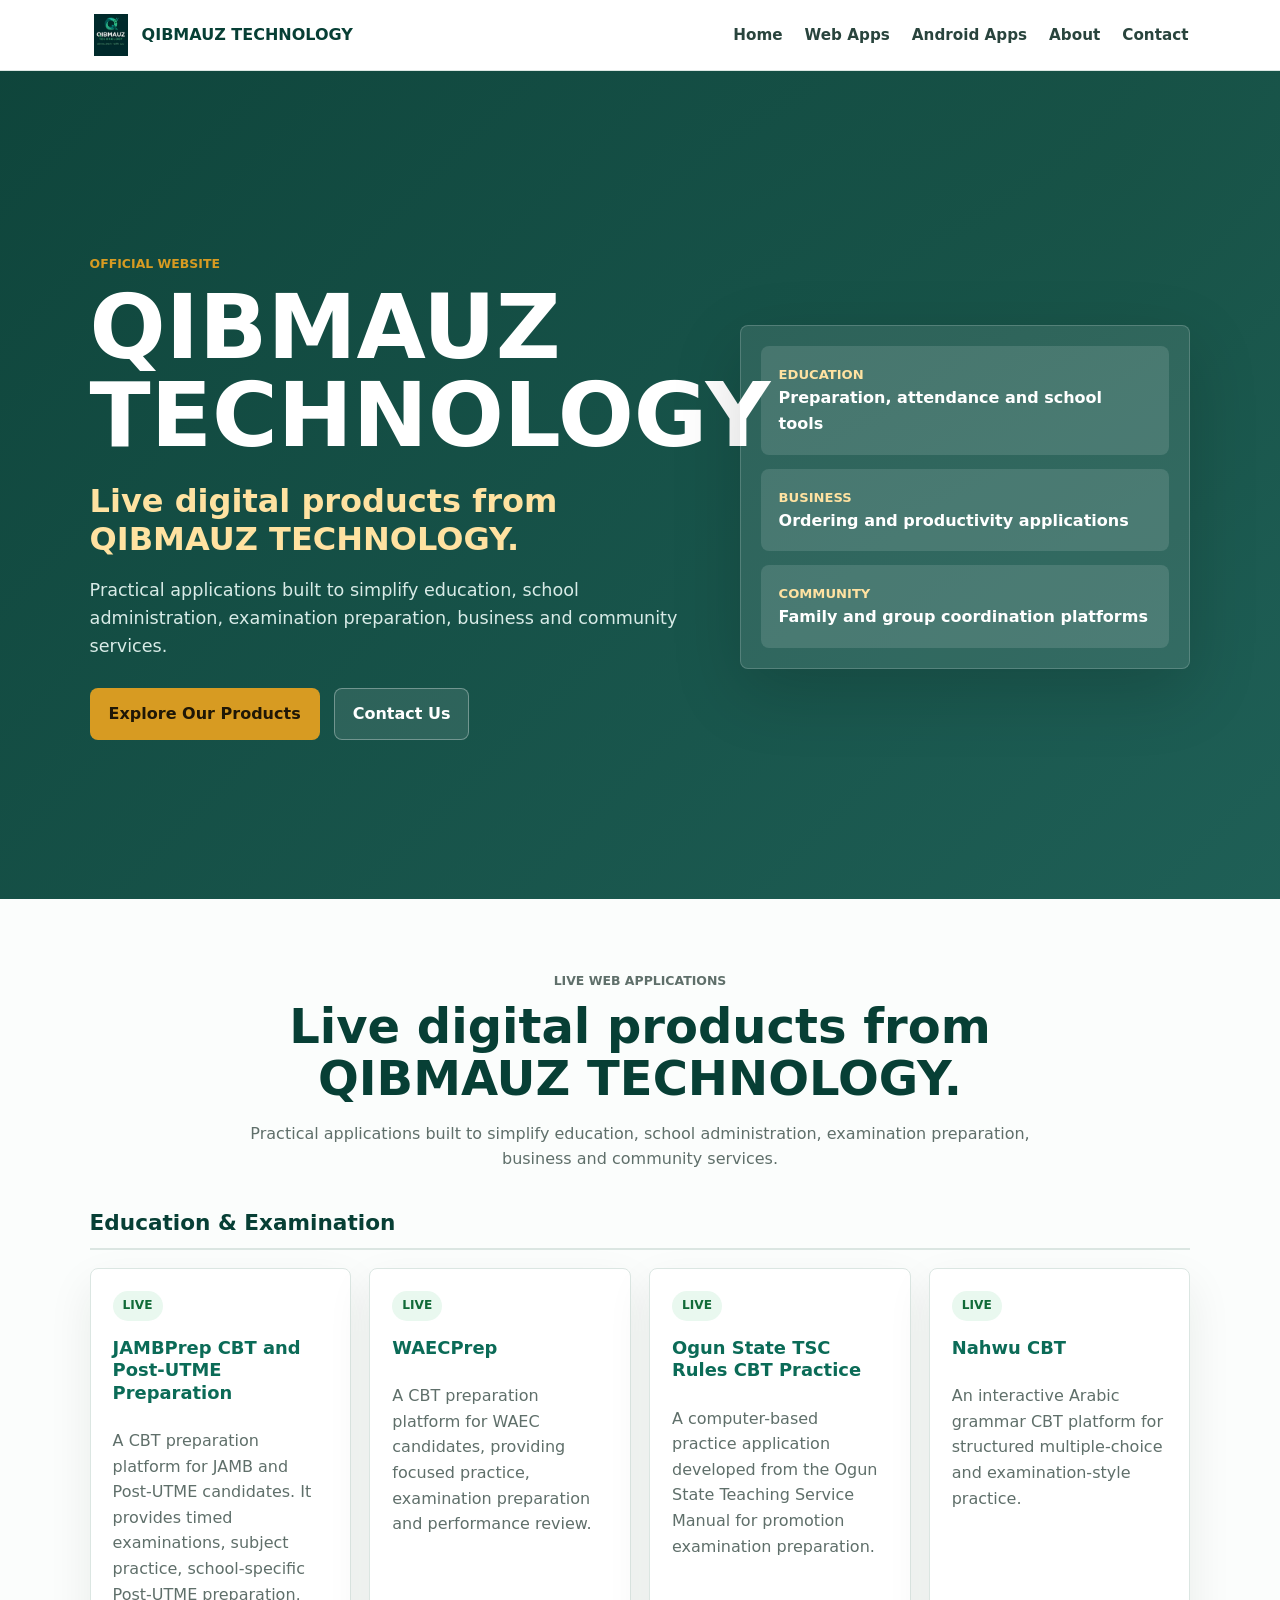
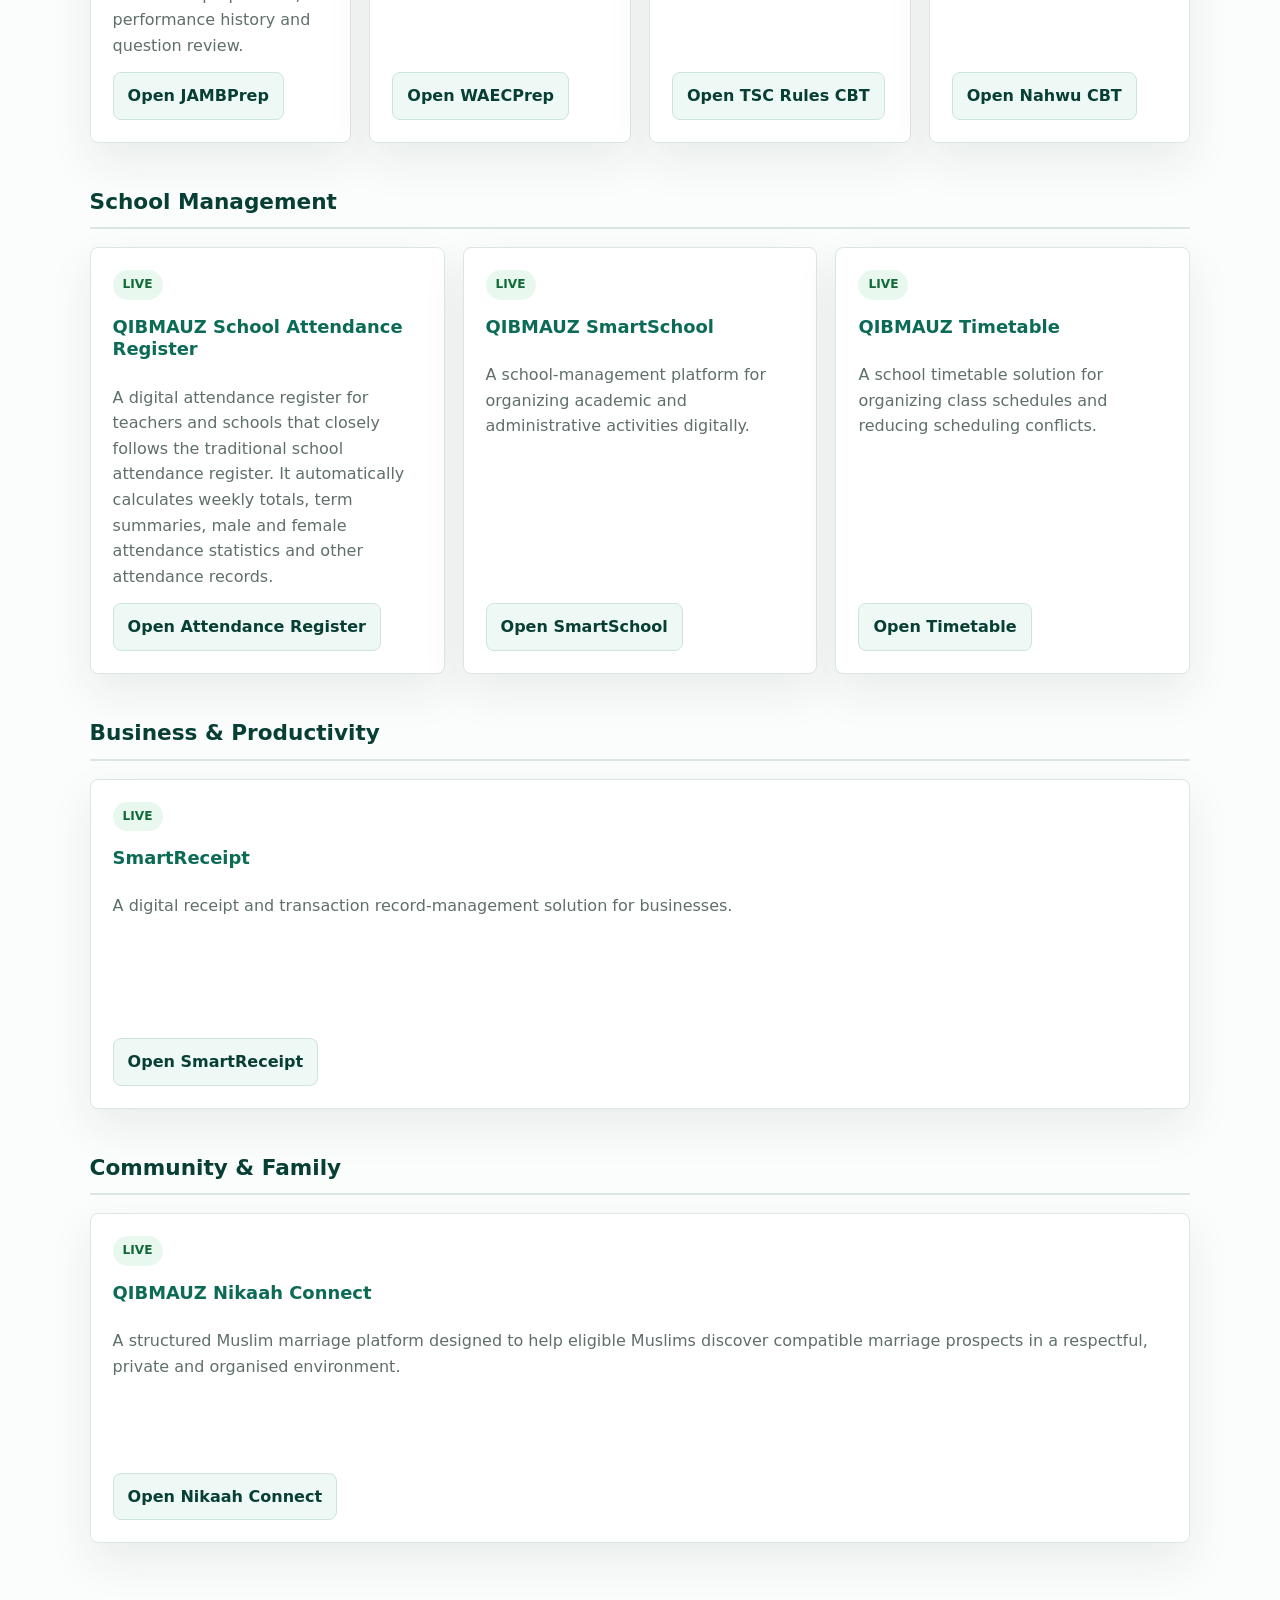
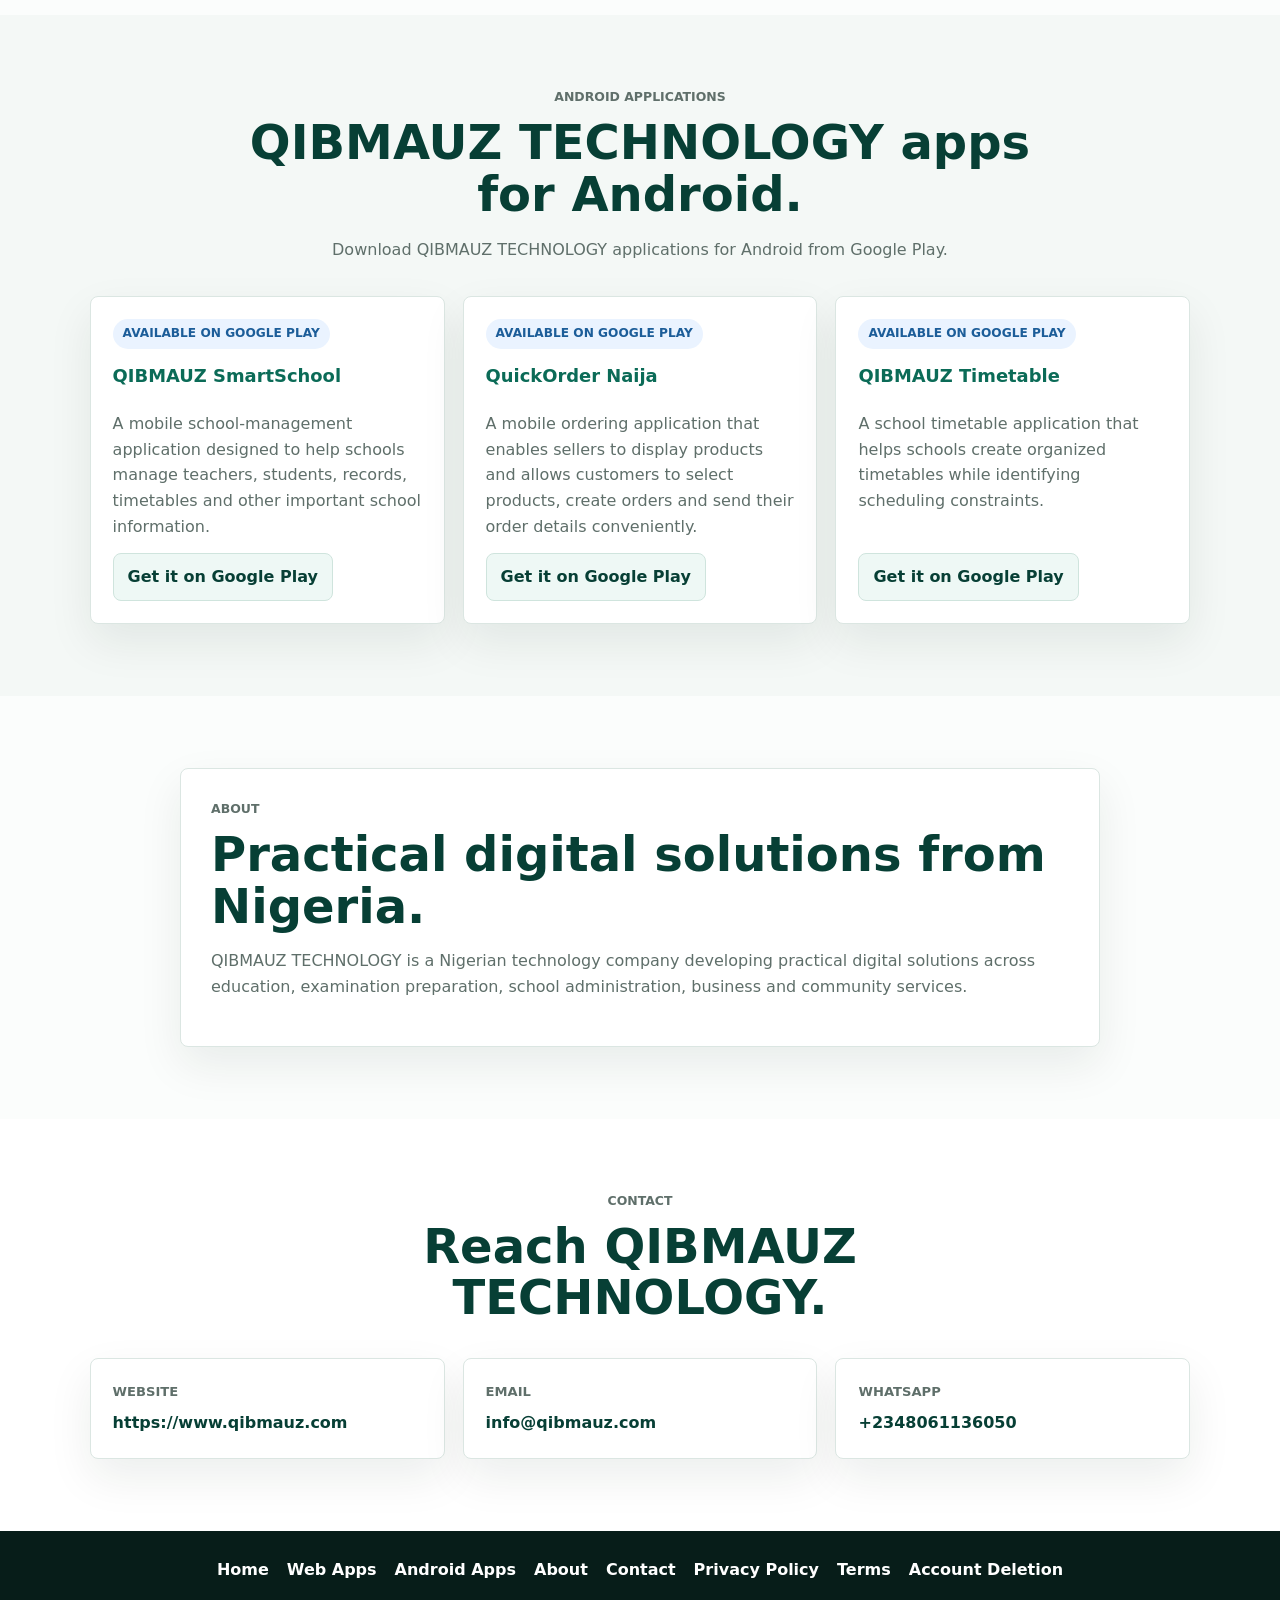
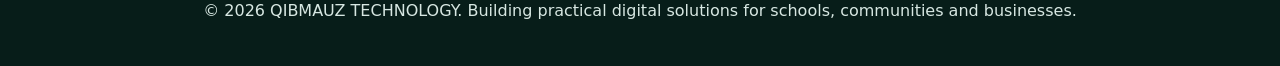
<file: index.html>
<!DOCTYPE html>
<html lang="en">

<head>
  <meta charset="UTF-8" />
  <meta name="viewport" content="width=device-width, initial-scale=1.0" />
  <title>QIBMAUZ TECHNOLOGY | Digital Solutions for Education, Schools &amp; Business</title>
  <meta name="description"
    content="QIBMAUZ TECHNOLOGY develops practical digital applications for education, examination preparation, school management, business, productivity and community services." />
  <link rel="canonical" href="https://www.qibmauz.com/" />
  <meta property="og:type" content="website" />
  <meta property="og:url" content="https://www.qibmauz.com/" />
  <meta property="og:title" content="QIBMAUZ TECHNOLOGY | Digital Solutions for Education, Schools &amp; Business" />
  <meta property="og:description"
    content="QIBMAUZ TECHNOLOGY develops practical digital applications for education, examination preparation, school management, business, productivity and community services." />
  <meta property="og:image" content="https://www.qibmauz.com/logo.png" />
  <meta name="twitter:card" content="summary_large_image" />
  <meta name="twitter:title" content="QIBMAUZ TECHNOLOGY | Digital Solutions for Education, Schools &amp; Business" />
  <meta name="twitter:description"
    content="QIBMAUZ TECHNOLOGY develops practical digital applications for education, examination preparation, school management, business, productivity and community services." />
  <meta name="twitter:image" content="https://www.qibmauz.com/logo.png" />
  <link rel="stylesheet" href="style.css" />
  <script type="application/ld+json">
    {
      "@context": "https://schema.org",
      "@type": "Organization",
      "name": "QIBMAUZ TECHNOLOGY",
      "url": "https://www.qibmauz.com/",
      "logo": "https://www.qibmauz.com/logo.png",
      "email": "info@qibmauz.com",
      "contactPoint": {
        "@type": "ContactPoint",
        "telephone": "+2348061136050",
        "contactType": "customer support"
      }
    }
  </script>
  <!-- Google tag (gtag.js) -->
  <script async src="https://www.googletagmanager.com/gtag/js?id=G-C06ET6P7PN"></script>
  <script>
    window.dataLayer = window.dataLayer || [];
    function gtag(){dataLayer.push(arguments);}
    gtag('js', new Date());
    gtag('config', 'G-C06ET6P7PN');
  </script>
  <script defer src="/ga.js"></script>
</head>

<body>
  <nav class="navbar" aria-label="Main navigation">
    <a class="brand" href="/" aria-label="QIBMAUZ TECHNOLOGY home">
      <img src="logo.png" alt="QIBMAUZ TECHNOLOGY logo" />
      <span>QIBMAUZ TECHNOLOGY</span>
    </a>
    <input class="nav-toggle" type="checkbox" id="nav-toggle" aria-label="Toggle navigation menu" />
    <label class="nav-menu-button" for="nav-toggle" aria-hidden="true">
      <span></span>
      <span></span>
      <span></span>
    </label>
    <div class="nav-links">
      <a href="#home">Home</a>
      <a href="#web-apps">Web Apps</a>
      <a href="#android-apps">Android Apps</a>
      <a href="#about">About</a>
      <a href="#contact">Contact</a>
    </div>
  </nav>

  <main id="home">
    <header class="hero">
      <div class="hero-content">
        <p class="eyebrow">Official website</p>
        <h1>QIBMAUZ TECHNOLOGY</h1>
        <p class="hero-subtitle">Live digital products from QIBMAUZ TECHNOLOGY.</p>
        <p class="hero-copy">
          Practical applications built to simplify education, school administration, examination preparation, business and community services.
        </p>
        <div class="button-row">
          <a class="button primary" href="#web-apps" aria-label="Explore QIBMAUZ web applications">Explore Our Products</a>
          <a class="button secondary" href="#contact" aria-label="Contact QIBMAUZ TECHNOLOGY">Contact Us</a>
        </div>
      </div>
      <div class="hero-panel" aria-label="QIBMAUZ TECHNOLOGY solution areas">
        <div>
          <span class="metric">Education</span>
          <strong>Preparation, attendance and school tools</strong>
        </div>
        <div>
          <span class="metric">Business</span>
          <strong>Ordering and productivity applications</strong>
        </div>
        <div>
          <span class="metric">Community</span>
          <strong>Family and group coordination platforms</strong>
        </div>
      </div>
    </header>

    <section class="section" id="web-apps">
      <div class="section-heading">
        <p class="eyebrow">Live Web Applications</p>
        <h2>Live digital products from QIBMAUZ TECHNOLOGY.</h2>
        <p>Practical applications built to simplify education, school administration, examination preparation, business and community services.</p>
      </div>
      <div class="category-block">
        <h3 class="category-title">Education &amp; Examination</h3>
        <div class="grid app-grid">
        <article class="card app-card">
          <span class="badge live">Live</span>
          <h3>JAMBPrep CBT and Post-UTME Preparation</h3>
          <p>A CBT preparation platform for JAMB and Post-UTME candidates. It provides timed examinations, subject
            practice, school-specific Post-UTME preparation, performance history and question review.</p>
          <div class="card-actions"><a class="button text-button" href="https://jambprep.qibmauz.com/"
            aria-label="Open JAMBPrep CBT and Post-UTME Preparation">Open JAMBPrep</a></div>
        </article>

        <article class="card app-card"><span class="badge live">Live</span><h3>WAECPrep</h3>
          <p>A CBT preparation platform for WAEC candidates, providing focused practice, examination preparation and performance review.</p>
          <div class="card-actions"><a class="button text-button" href="https://waecprep.qibmauz.com/" aria-label="Open WAECPrep">Open WAECPrep</a></div>
        </article>

        <article class="card app-card"><span class="badge live">Live</span><h3>Ogun State TSC Rules CBT Practice</h3>
          <p>A computer-based practice application developed from the Ogun State Teaching Service Manual for promotion examination preparation.</p>
          <div class="card-actions"><a class="button text-button" href="https://tsc-rules-cbt.qibmauz.com/" aria-label="Open Ogun State TSC Rules CBT Practice">Open TSC Rules CBT</a></div>
        </article>

        <article class="card app-card"><span class="badge live">Live</span><h3>Nahwu CBT</h3>
          <p>An interactive Arabic grammar CBT platform for structured multiple-choice and examination-style practice.</p>
          <div class="card-actions"><a class="button text-button" href="https://nahwu.qibmauz.com/" aria-label="Open Nahwu CBT">Open Nahwu CBT</a></div>
        </article>
        </div>
      </div>

      <div class="category-block">
        <h3 class="category-title">School Management</h3>
        <div class="grid app-grid">

        <article class="card app-card">
          <span class="badge live">Live</span>
          <h3>QIBMAUZ School Attendance Register</h3>
          <p>A digital attendance register for teachers and schools that closely follows the traditional school
            attendance register. It automatically calculates weekly totals, term summaries, male and female attendance
            statistics and other attendance records.</p>
          <div class="card-actions"><a class="button text-button" href="https://attendance.qibmauz.com/"
            aria-label="Open QIBMAUZ School Attendance Register">Open Attendance Register</a></div>
        </article>

        <article class="card app-card"><span class="badge live">Live</span><h3>QIBMAUZ SmartSchool</h3>
          <p>A school-management platform for organizing academic and administrative activities digitally.</p>
          <div class="card-actions"><a class="button text-button" href="https://smartschool.qibmauz.com/" aria-label="Open QIBMAUZ SmartSchool Web App">Open SmartSchool</a></div>
        </article>

        <article class="card app-card"><span class="badge live">Live</span><h3>QIBMAUZ Timetable</h3>
          <p>A school timetable solution for organizing class schedules and reducing scheduling conflicts.</p>
          <div class="card-actions"><a class="button text-button" href="https://timetable.qibmauz.com/" aria-label="Open QIBMAUZ Timetable Web App">Open Timetable</a></div>
        </article>
        </div>
      </div>

      <div class="category-block">
        <h3 class="category-title">Business &amp; Productivity</h3>
        <div class="grid app-grid">
        <article class="card app-card"><span class="badge live">Live</span><h3>SmartReceipt</h3>
          <p>A digital receipt and transaction record-management solution for businesses.</p>
          <div class="card-actions"><a class="button text-button" href="https://smartreceipt.qibmauz.com/" aria-label="Open SmartReceipt">Open SmartReceipt</a></div>
        </article>
        </div>
      </div>

      <div class="category-block">
        <h3 class="category-title">Community &amp; Family</h3>
        <div class="grid app-grid">

        <article class="card app-card">
          <span class="badge live">Live</span>
          <h3>QIBMAUZ Nikaah Connect</h3>
          <p>A structured Muslim marriage platform designed to help eligible Muslims discover compatible marriage
            prospects in a respectful, private and organised environment.</p>
          <div class="card-actions"><a class="button text-button" href="https://nikah.qibmauz.com/"
            aria-label="Open QIBMAUZ Nikaah Connect">Open Nikaah Connect</a></div>
        </article>
        </div>
      </div>
    </section>

    <section class="section muted" id="android-apps">
      <div class="section-heading">
        <p class="eyebrow">Android Applications</p>
        <h2>QIBMAUZ TECHNOLOGY apps for Android.</h2>
        <p>Download QIBMAUZ TECHNOLOGY applications for Android from Google Play.</p>
      </div>
      <div class="grid app-grid android-grid">
        <article class="card app-card">
          <span class="badge android">Available on Google Play</span>
          <h3>QIBMAUZ SmartSchool</h3>
          <p>A mobile school-management application designed to help schools manage teachers, students, records, timetables and other important school information.</p>
          <div class="card-actions"><a class="button text-button" href="https://play.google.com/store/apps/details?id=com.qibmauz.smartschool" target="_blank" rel="noopener noreferrer" aria-label="Download QIBMAUZ SmartSchool from Google Play">Get it on Google Play</a></div>
        </article>
        <article class="card app-card">
          <span class="badge android">Available on Google Play</span>
          <h3>QuickOrder Naija</h3>
          <p>A mobile ordering application that enables sellers to display products and allows customers to select products, create orders and send their order details conveniently.</p>
          <div class="card-actions"><a class="button text-button" href="https://play.google.com/store/apps/details?id=com.qibmauz.quickorder" target="_blank" rel="noopener noreferrer" aria-label="Download QuickOrder Naija from Google Play">Get it on Google Play</a></div>
        </article>
        <article class="card app-card">
          <span class="badge android">Available on Google Play</span>
          <h3>QIBMAUZ Timetable</h3>
          <p>A school timetable application that helps schools create organized timetables while identifying scheduling constraints.</p>
          <div class="card-actions"><a class="button text-button" href="https://play.google.com/store/apps/details?id=com.qibmauz.schooltimetable" target="_blank" rel="noopener noreferrer" aria-label="Download QIBMAUZ Timetable from Google Play">Get it on Google Play</a></div>
        </article>
      </div>
    </section>

    <section class="section" id="about">
      <div class="content-panel">
        <p class="eyebrow">About</p>
        <h2>Practical digital solutions from Nigeria.</h2>
        <p>
          QIBMAUZ TECHNOLOGY is a Nigerian technology company developing practical digital solutions across education, examination preparation, school administration, business and community services.
        </p>
      </div>
    </section>

    <section class="section contact-section" id="contact">
      <div class="section-heading">
        <p class="eyebrow">Contact</p>
        <h2>Reach QIBMAUZ TECHNOLOGY.</h2>
      </div>
      <div class="contact-grid">
        <a class="card contact-card" href="https://www.qibmauz.com/" aria-label="Visit qibmauz.com">
          <span>Website</span>
          <strong>https://www.qibmauz.com</strong>
        </a>
        <a class="card contact-card" href="mailto:info@qibmauz.com" aria-label="Email QIBMAUZ TECHNOLOGY">
          <span>Email</span>
          <strong>info@qibmauz.com</strong>
        </a>
        <a class="card contact-card" href="https://wa.me/2348061136050" aria-label="Contact QIBMAUZ TECHNOLOGY on WhatsApp">
          <span>WhatsApp</span>
          <strong>+2348061136050</strong>
        </a>
      </div>
    </section>
  </main>

  <footer>
    <div class="footer-links">
      <a href="/">Home</a>
      <a href="/#web-apps">Web Apps</a>
      <a href="/#android-apps">Android Apps</a>
      <a href="/#about">About</a>
      <a href="/#contact">Contact</a>
      <a href="/privacy-policy/">Privacy Policy</a>
      <a href="/terms-of-service/">Terms</a>
      <a href="/delete-account.html">Account Deletion</a>
    </div>
    <p>© 2026 QIBMAUZ TECHNOLOGY. Building practical digital solutions for schools, communities and businesses.</p>
  </footer>
</body>

</html>
</file>
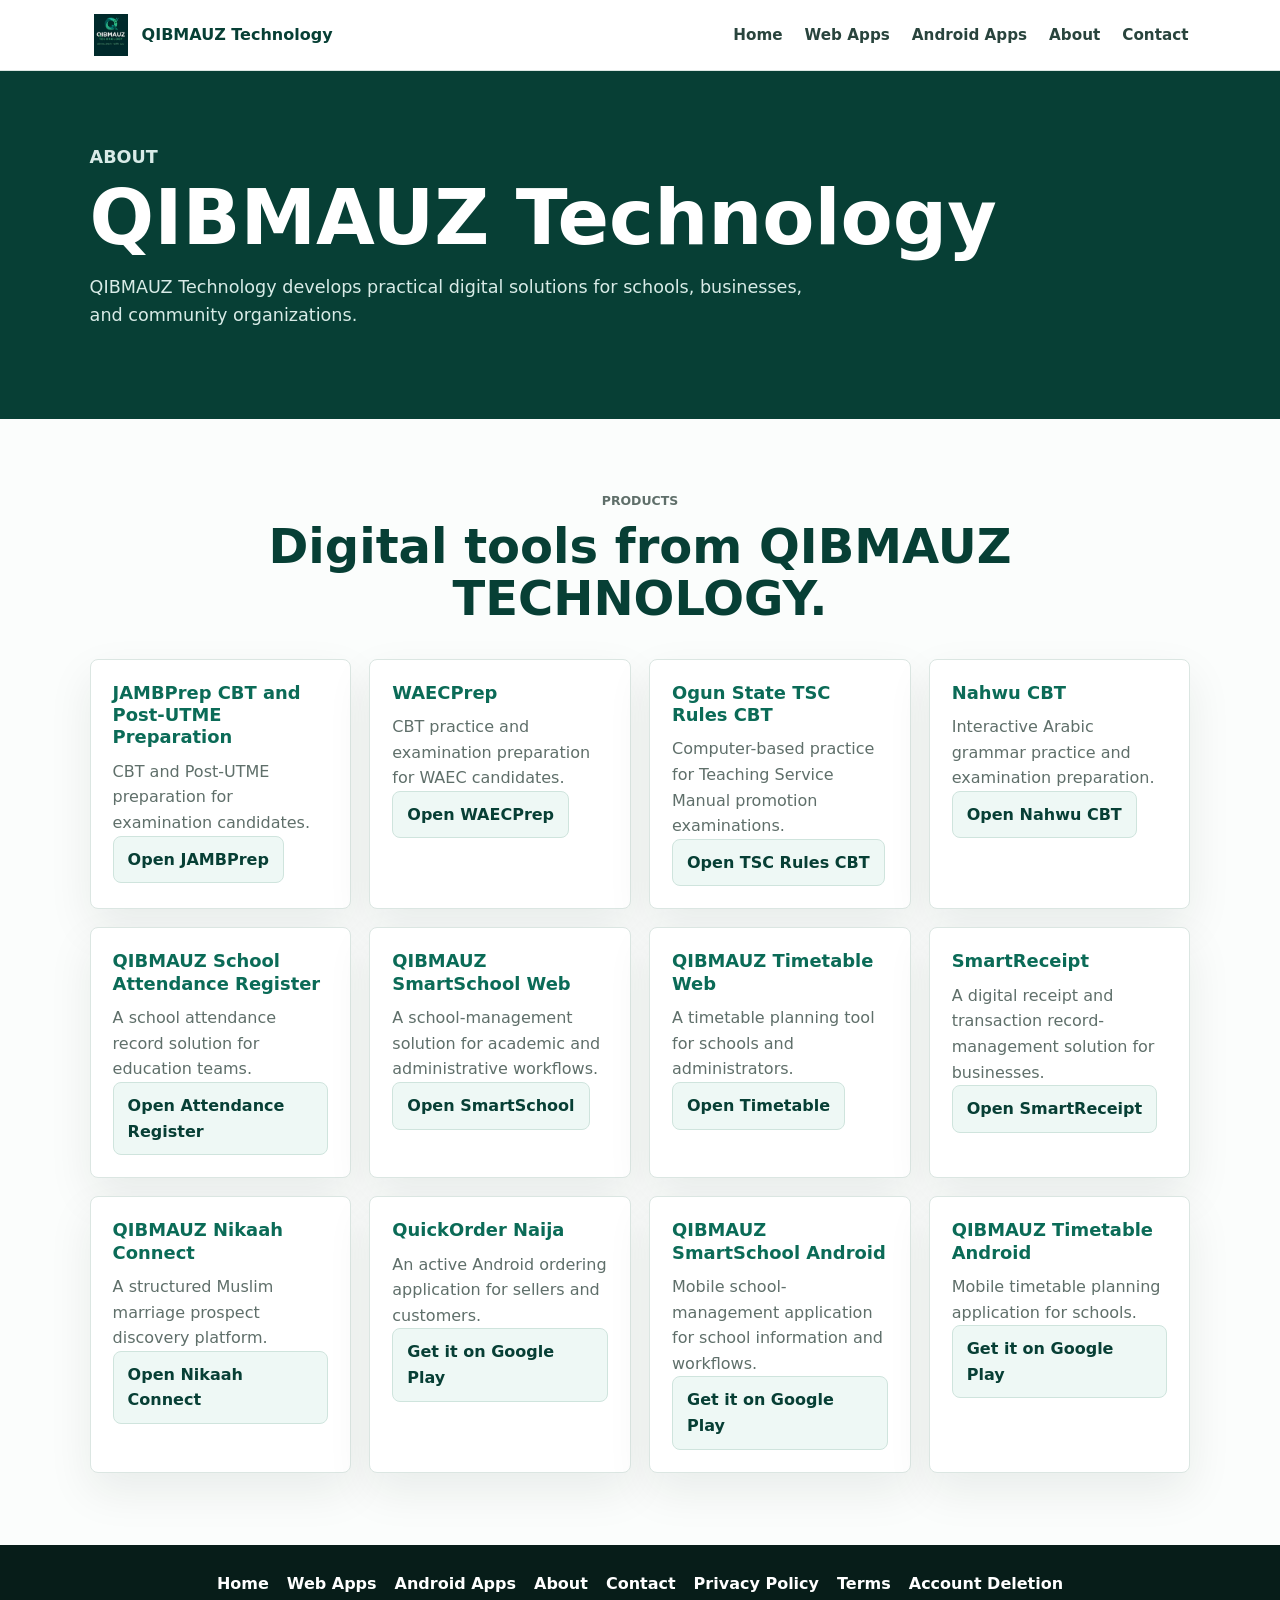
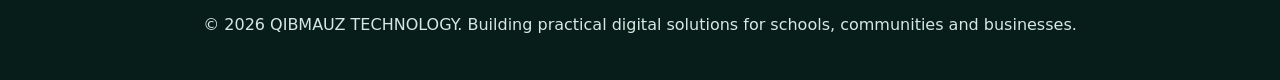
<file: about/index.html>
<!DOCTYPE html>
<html lang="en">

<head>
  <meta charset="UTF-8" />
  <meta name="viewport" content="width=device-width, initial-scale=1.0" />
  <title>About QIBMAUZ Technology</title>
  <meta name="description" content="QIBMAUZ Technology develops practical digital solutions across education, examination preparation, school administration, business and community services." />
  <link rel="canonical" href="https://www.qibmauz.com/about/" />
  <link rel="stylesheet" href="../style.css" />
  <!-- Google tag (gtag.js) -->
  <script async src="https://www.googletagmanager.com/gtag/js?id=G-C06ET6P7PN"></script>
  <script>
    window.dataLayer = window.dataLayer || [];
    function gtag(){dataLayer.push(arguments);}
    gtag('js', new Date());
    gtag('config', 'G-C06ET6P7PN');
  </script>
  <script defer src="/ga.js"></script>
</head>

<body>
  <nav class="navbar" aria-label="Main navigation">
    <a class="brand" href="/"><img src="../logo.png" alt="QIBMAUZ Technology logo" /><span>QIBMAUZ Technology</span></a>
    <div class="nav-links">
      <a href="/">Home</a><a href="/#web-apps">Web Apps</a><a href="/#android-apps">Android Apps</a><a href="/#about">About</a><a href="/#contact">Contact</a>
    </div>
  </nav>

  <main>
    <header class="page-hero">
      <p class="eyebrow">About</p>
      <h1>QIBMAUZ Technology</h1>
      <p>QIBMAUZ Technology develops practical digital solutions for schools, businesses, and community organizations.</p>
    </header>

    <section class="section">
      <div class="section-heading">
        <p class="eyebrow">Products</p>
        <h2>Digital tools from QIBMAUZ TECHNOLOGY.</h2>
      </div>
      <div class="grid products-grid">
        <article class="card"><h3>JAMBPrep CBT and Post-UTME Preparation</h3><p>CBT and Post-UTME preparation for examination candidates.</p><a class="button text-button" href="https://jambprep.qibmauz.com/">Open JAMBPrep</a></article>
        <article class="card"><h3>WAECPrep</h3><p>CBT practice and examination preparation for WAEC candidates.</p><a class="button text-button" href="https://waecprep.qibmauz.com/">Open WAECPrep</a></article>
        <article class="card"><h3>Ogun State TSC Rules CBT</h3><p>Computer-based practice for Teaching Service Manual promotion examinations.</p><a class="button text-button" href="https://tsc-rules-cbt.qibmauz.com/">Open TSC Rules CBT</a></article>
        <article class="card"><h3>Nahwu CBT</h3><p>Interactive Arabic grammar practice and examination preparation.</p><a class="button text-button" href="https://nahwu.qibmauz.com/">Open Nahwu CBT</a></article>
        <article class="card"><h3>QIBMAUZ School Attendance Register</h3><p>A school attendance record solution for education teams.</p><a class="button text-button" href="https://attendance.qibmauz.com/">Open Attendance Register</a></article>
        <article class="card"><h3>QIBMAUZ SmartSchool Web</h3><p>A school-management solution for academic and administrative workflows.</p><a class="button text-button" href="https://smartschool.qibmauz.com/">Open SmartSchool</a></article>
        <article class="card"><h3>QIBMAUZ Timetable Web</h3><p>A timetable planning tool for schools and administrators.</p><a class="button text-button" href="https://timetable.qibmauz.com/">Open Timetable</a></article>
        <article class="card"><h3>SmartReceipt</h3><p>A digital receipt and transaction record-management solution for businesses.</p><a class="button text-button" href="https://smartreceipt.qibmauz.com/">Open SmartReceipt</a></article>
        <article class="card"><h3>QIBMAUZ Nikaah Connect</h3><p>A structured Muslim marriage prospect discovery platform.</p><a class="button text-button" href="https://nikah.qibmauz.com/">Open Nikaah Connect</a></article>
        <article class="card"><h3>QuickOrder Naija</h3><p>An active Android ordering application for sellers and customers.</p><a class="button text-button" href="https://play.google.com/store/apps/details?id=com.qibmauz.quickorder" target="_blank" rel="noopener noreferrer" aria-label="Download QuickOrder Naija from Google Play">Get it on Google Play</a></article>
        <article class="card"><h3>QIBMAUZ SmartSchool Android</h3><p>Mobile school-management application for school information and workflows.</p><a class="button text-button" href="https://play.google.com/store/apps/details?id=com.qibmauz.smartschool" target="_blank" rel="noopener noreferrer" aria-label="Download QIBMAUZ SmartSchool from Google Play">Get it on Google Play</a></article>
        <article class="card"><h3>QIBMAUZ Timetable Android</h3><p>Mobile timetable planning application for schools.</p><a class="button text-button" href="https://play.google.com/store/apps/details?id=com.qibmauz.schooltimetable" target="_blank" rel="noopener noreferrer" aria-label="Download QIBMAUZ Timetable from Google Play">Get it on Google Play</a></article>
      </div>
    </section>
  </main>

  <footer>
    <div class="footer-links">
      <a href="/">Home</a><a href="/#web-apps">Web Apps</a><a href="/#android-apps">Android Apps</a><a href="/#about">About</a><a href="/#contact">Contact</a><a href="/privacy-policy/">Privacy Policy</a><a href="/terms-of-service/">Terms</a><a href="/delete-account.html">Account Deletion</a>
    </div>
    <p>© 2026 QIBMAUZ TECHNOLOGY. Building practical digital solutions for schools, communities and businesses.</p>
  </footer>
</body>

</html>
</file>
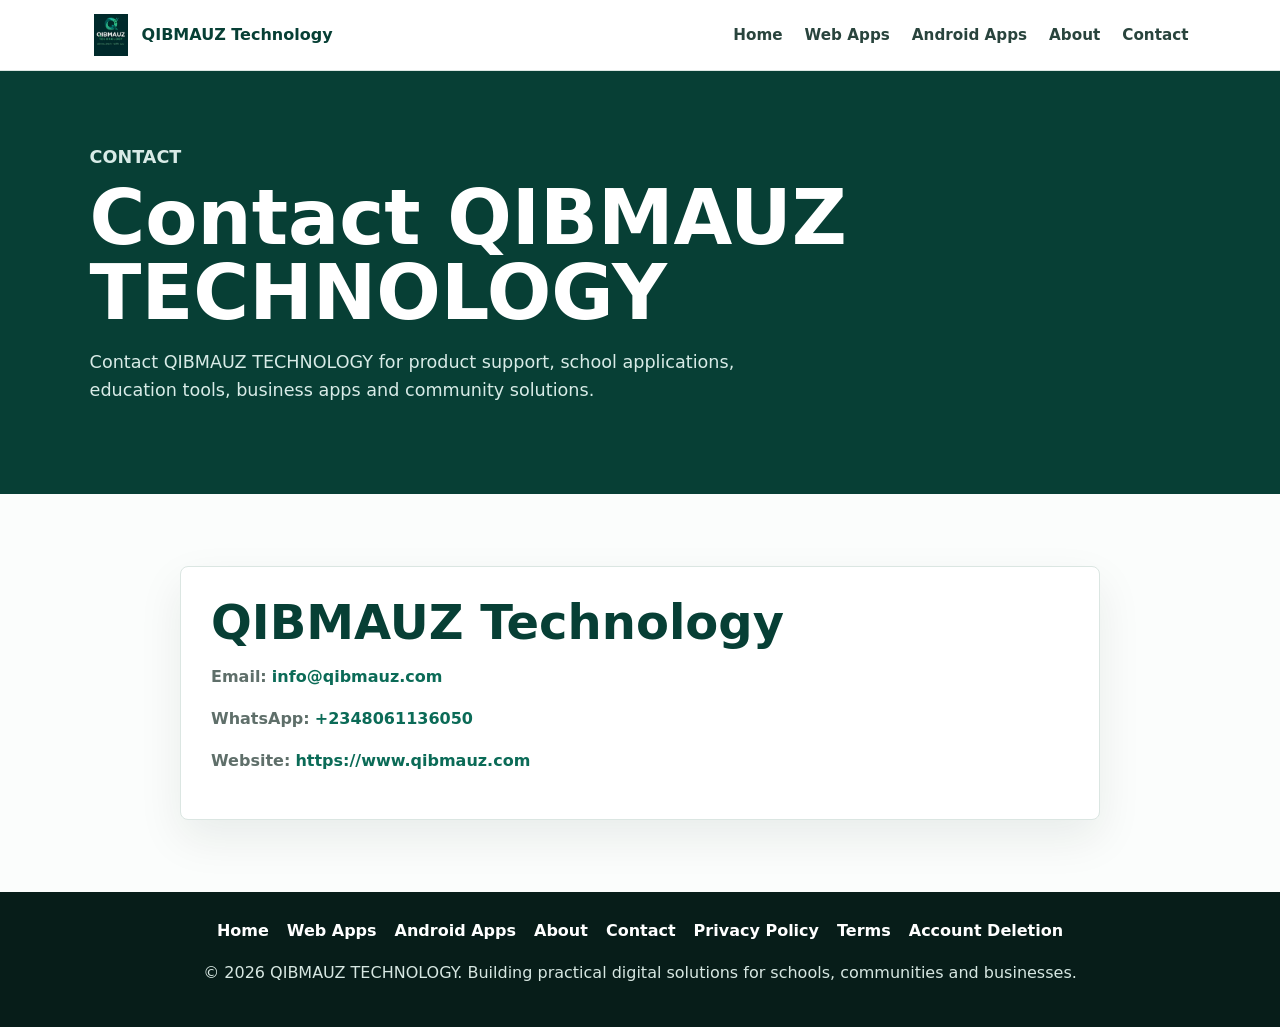
<file: contact/index.html>
<!DOCTYPE html>
<html lang="en">

<head>
  <meta charset="UTF-8" />
  <meta name="viewport" content="width=device-width, initial-scale=1.0" />
  <title>Contact QIBMAUZ TECHNOLOGY</title>
  <meta name="description" content="Contact QIBMAUZ TECHNOLOGY for product support, school applications, education tools, business apps and community solutions." />
  <link rel="canonical" href="https://www.qibmauz.com/contact/" />
  <link rel="stylesheet" href="../style.css" />
  <!-- Google tag (gtag.js) -->
  <script async src="https://www.googletagmanager.com/gtag/js?id=G-C06ET6P7PN"></script>
  <script>
    window.dataLayer = window.dataLayer || [];
    function gtag(){dataLayer.push(arguments);}
    gtag('js', new Date());
    gtag('config', 'G-C06ET6P7PN');
  </script>
  <script defer src="/ga.js"></script>
</head>

<body>
  <nav class="navbar" aria-label="Main navigation">
    <a class="brand" href="/"><img src="../logo.png" alt="QIBMAUZ Technology logo" /><span>QIBMAUZ Technology</span></a>
    <div class="nav-links">
      <a href="/">Home</a><a href="/#web-apps">Web Apps</a><a href="/#android-apps">Android Apps</a><a href="/#about">About</a><a href="/#contact">Contact</a>
    </div>
  </nav>

  <main>
    <header class="page-hero">
      <p class="eyebrow">Contact</p>
      <h1>Contact QIBMAUZ TECHNOLOGY</h1><p>Contact QIBMAUZ TECHNOLOGY for product support, school applications, education tools, business apps and community solutions.</p>
    </header>

    <section class="section">
      <div class="content-panel">
        <h2>QIBMAUZ Technology</h2>
        <p><strong>Email:</strong> <a href="mailto:info@qibmauz.com">info@qibmauz.com</a></p>
        <p><strong>WhatsApp:</strong> <a href="https://wa.me/2348061136050">+2348061136050</a></p>
        <p><strong>Website:</strong> <a href="https://www.qibmauz.com/">https://www.qibmauz.com</a></p>
      </div>
    </section>
  </main>

  <footer>
    <div class="footer-links">
      <a href="/">Home</a><a href="/#web-apps">Web Apps</a><a href="/#android-apps">Android Apps</a><a href="/#about">About</a><a href="/#contact">Contact</a><a href="/privacy-policy/">Privacy Policy</a><a href="/terms-of-service/">Terms</a><a href="/delete-account.html">Account Deletion</a>
    </div>
    <p>© 2026 QIBMAUZ TECHNOLOGY. Building practical digital solutions for schools, communities and businesses.</p>
  </footer>
</body>

</html>
</file>
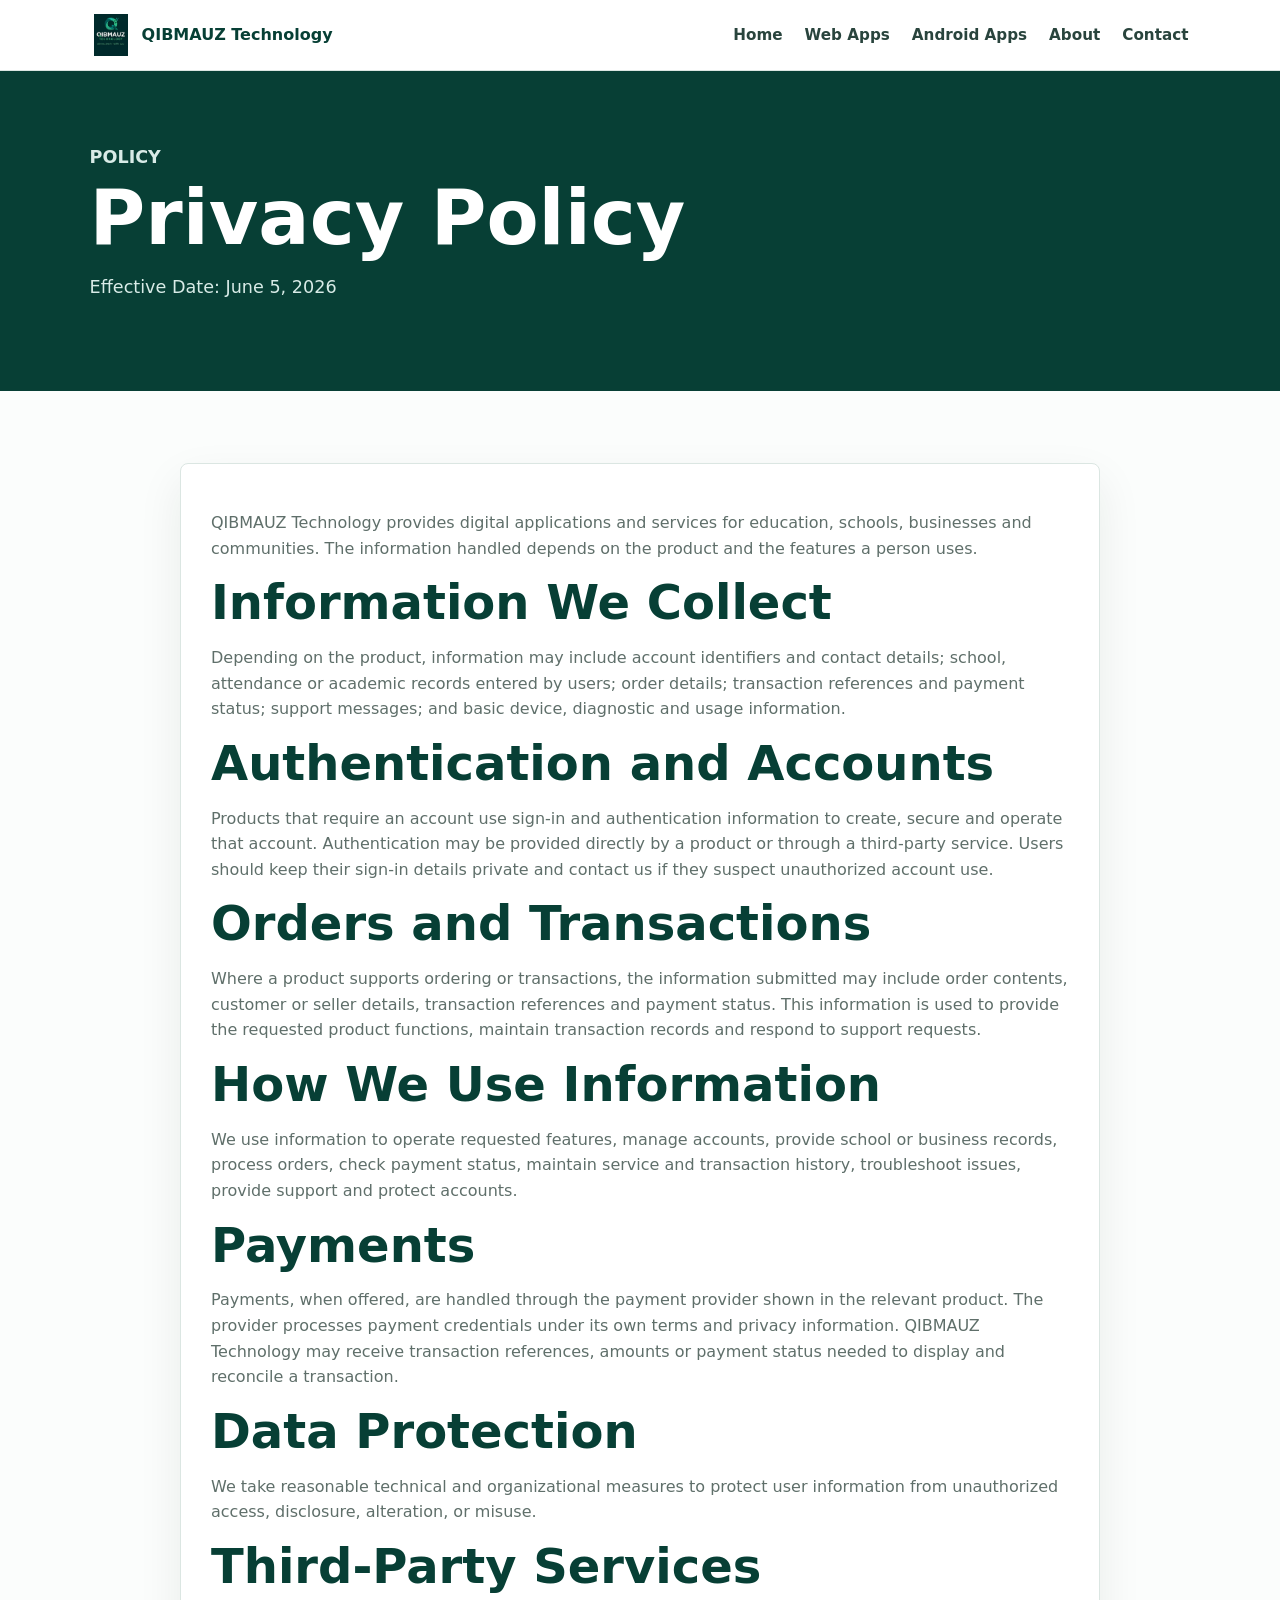
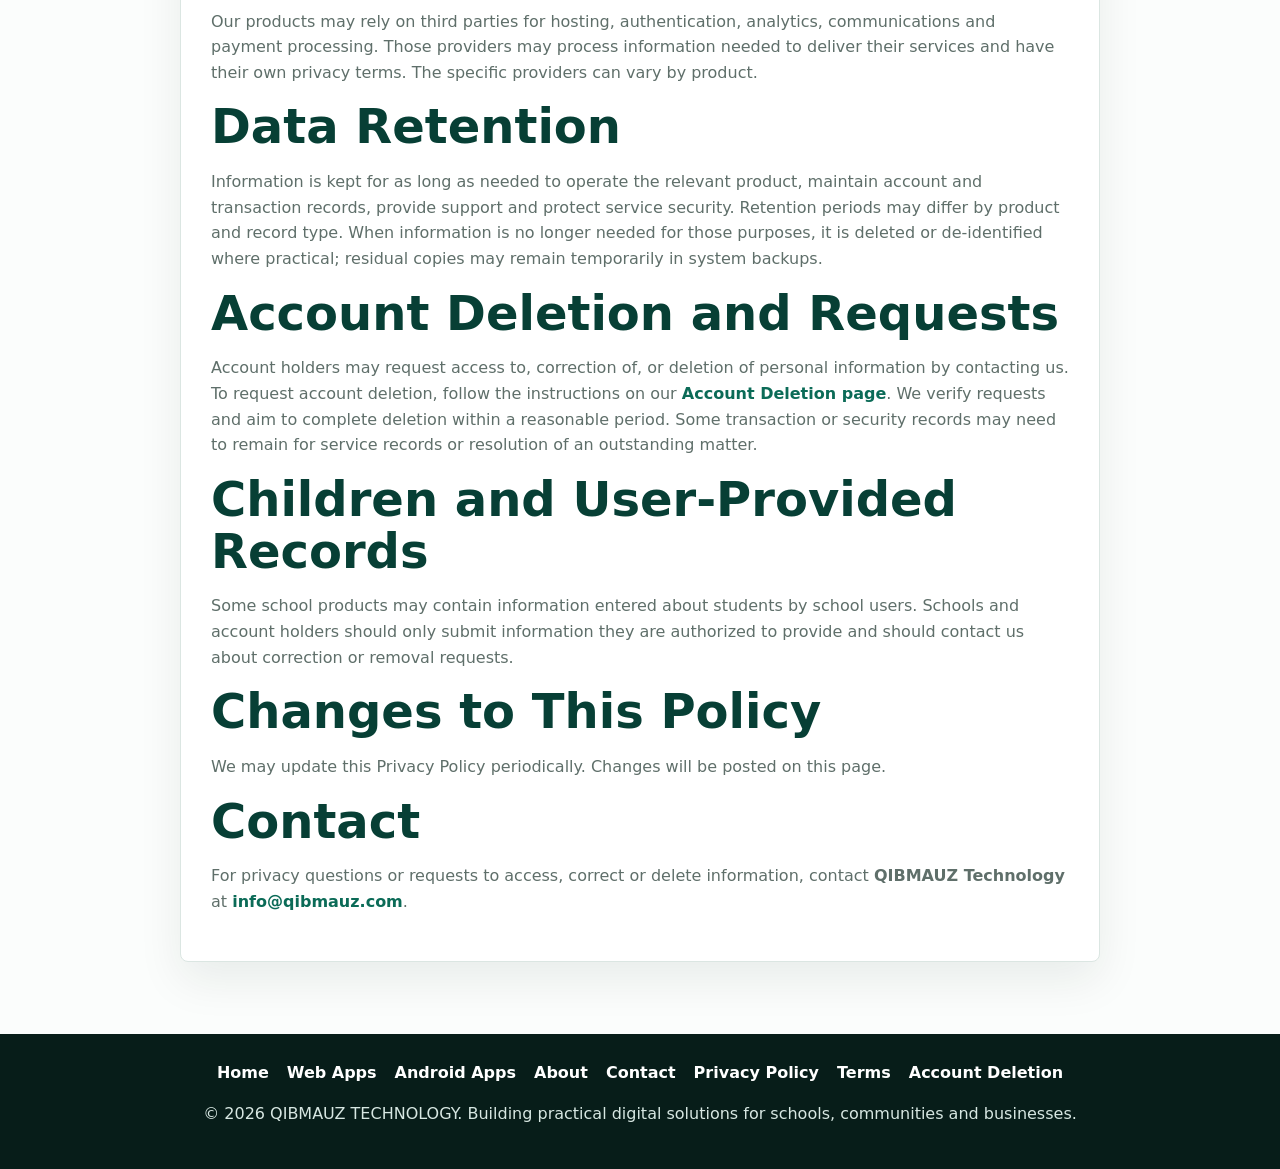
<file: privacy-policy/index.html>
<!DOCTYPE html>
<html lang="en">

<head>
  <meta charset="UTF-8" />
  <meta name="viewport" content="width=device-width, initial-scale=1.0" />
  <title>Privacy Policy | QIBMAUZ Technology</title>
  <meta name="description" content="Privacy Policy for QIBMAUZ Technology products and services." />
  <link rel="canonical" href="https://www.qibmauz.com/privacy-policy/" />
  <meta property="og:type" content="website" />
  <meta property="og:url" content="https://www.qibmauz.com/privacy-policy/" />
  <meta property="og:title" content="Privacy Policy | QIBMAUZ Technology" />
  <meta property="og:description" content="Privacy Policy for QIBMAUZ Technology products and services." />
  <meta property="og:image" content="https://www.qibmauz.com/logo.png" />
  <meta name="twitter:card" content="summary_large_image" />
  <meta name="twitter:title" content="Privacy Policy | QIBMAUZ Technology" />
  <meta name="twitter:description" content="Privacy Policy for QIBMAUZ Technology products and services." />
  <meta name="twitter:image" content="https://www.qibmauz.com/logo.png" />
  <link rel="stylesheet" href="../style.css" />
  <script type="application/ld+json">
    {
      "@context": "https://schema.org",
      "@type": "WebPage",
      "name": "Privacy Policy | QIBMAUZ Technology",
      "url": "https://www.qibmauz.com/privacy-policy/",
      "description": "Privacy Policy for QIBMAUZ Technology products and services."
    }
  </script>
  <!-- Google tag (gtag.js) -->
  <script async src="https://www.googletagmanager.com/gtag/js?id=G-C06ET6P7PN"></script>
  <script>
    window.dataLayer = window.dataLayer || [];
    function gtag(){dataLayer.push(arguments);}
    gtag('js', new Date());
    gtag('config', 'G-C06ET6P7PN');
  </script>
  <script defer src="/ga.js"></script>
</head>

<body>
  <nav class="navbar" aria-label="Main navigation">
    <a class="brand" href="/"><img src="../logo.png" alt="QIBMAUZ Technology logo" /><span>QIBMAUZ Technology</span></a>
    <div class="nav-links">
      <a href="/">Home</a><a href="/#web-apps">Web Apps</a><a href="/#android-apps">Android Apps</a><a href="/#about">About</a><a href="/#contact">Contact</a>
    </div>
  </nav>

  <main>
    <header class="page-hero">
      <p class="eyebrow">Policy</p>
      <h1>Privacy Policy</h1>
      <p>Effective Date: June 5, 2026</p>
    </header>

    <section class="section">
      <div class="content-panel">
        <p>QIBMAUZ Technology provides digital applications and services for education, schools, businesses and communities. The information handled depends on the product and the features a person uses.</p>

        <h2>Information We Collect</h2>
        <p>Depending on the product, information may include account identifiers and contact details; school, attendance or academic records entered by users; order details; transaction references and payment status; support messages; and basic device, diagnostic and usage information.</p>

        <h2>Authentication and Accounts</h2>
        <p>Products that require an account use sign-in and authentication information to create, secure and operate that account. Authentication may be provided directly by a product or through a third-party service. Users should keep their sign-in details private and contact us if they suspect unauthorized account use.</p>

        <h2>Orders and Transactions</h2>
        <p>Where a product supports ordering or transactions, the information submitted may include order contents, customer or seller details, transaction references and payment status. This information is used to provide the requested product functions, maintain transaction records and respond to support requests.</p>

        <h2>How We Use Information</h2>
        <p>We use information to operate requested features, manage accounts, provide school or business records, process orders, check payment status, maintain service and transaction history, troubleshoot issues, provide support and protect accounts.</p>

        <h2>Payments</h2>
        <p>Payments, when offered, are handled through the payment provider shown in the relevant product. The provider processes payment credentials under its own terms and privacy information. QIBMAUZ Technology may receive transaction references, amounts or payment status needed to display and reconcile a transaction.</p>

        <h2>Data Protection</h2>
        <p>We take reasonable technical and organizational measures to protect user information from unauthorized access, disclosure, alteration, or misuse.</p>

        <h2>Third-Party Services</h2>
        <p>Our products may rely on third parties for hosting, authentication, analytics, communications and payment processing. Those providers may process information needed to deliver their services and have their own privacy terms. The specific providers can vary by product.</p>

        <h2>Data Retention</h2>
        <p>Information is kept for as long as needed to operate the relevant product, maintain account and transaction records, provide support and protect service security. Retention periods may differ by product and record type. When information is no longer needed for those purposes, it is deleted or de-identified where practical; residual copies may remain temporarily in system backups.</p>

        <h2>Account Deletion and Requests</h2>
        <p>Account holders may request access to, correction of, or deletion of personal information by contacting us. To request account deletion, follow the instructions on our <a href="/delete-account.html">Account Deletion page</a>. We verify requests and aim to complete deletion within a reasonable period. Some transaction or security records may need to remain for service records or resolution of an outstanding matter.</p>

        <h2>Children and User-Provided Records</h2>
        <p>Some school products may contain information entered about students by school users. Schools and account holders should only submit information they are authorized to provide and should contact us about correction or removal requests.</p>

        <h2>Changes to This Policy</h2>
        <p>We may update this Privacy Policy periodically. Changes will be posted on this page.</p>

        <h2>Contact</h2>
        <p>For privacy questions or requests to access, correct or delete information, contact <strong>QIBMAUZ Technology</strong> at <a href="mailto:info@qibmauz.com">info@qibmauz.com</a>.</p>
      </div>
    </section>
  </main>

  <footer>
    <div class="footer-links">
      <a href="/">Home</a><a href="/#web-apps">Web Apps</a><a href="/#android-apps">Android Apps</a><a href="/#about">About</a><a href="/#contact">Contact</a><a href="/privacy-policy/">Privacy Policy</a><a href="/terms-of-service/">Terms</a><a href="/delete-account.html">Account Deletion</a>
    </div>
    <p>© 2026 QIBMAUZ TECHNOLOGY. Building practical digital solutions for schools, communities and businesses.</p>
  </footer>
</body>

</html>
</file>
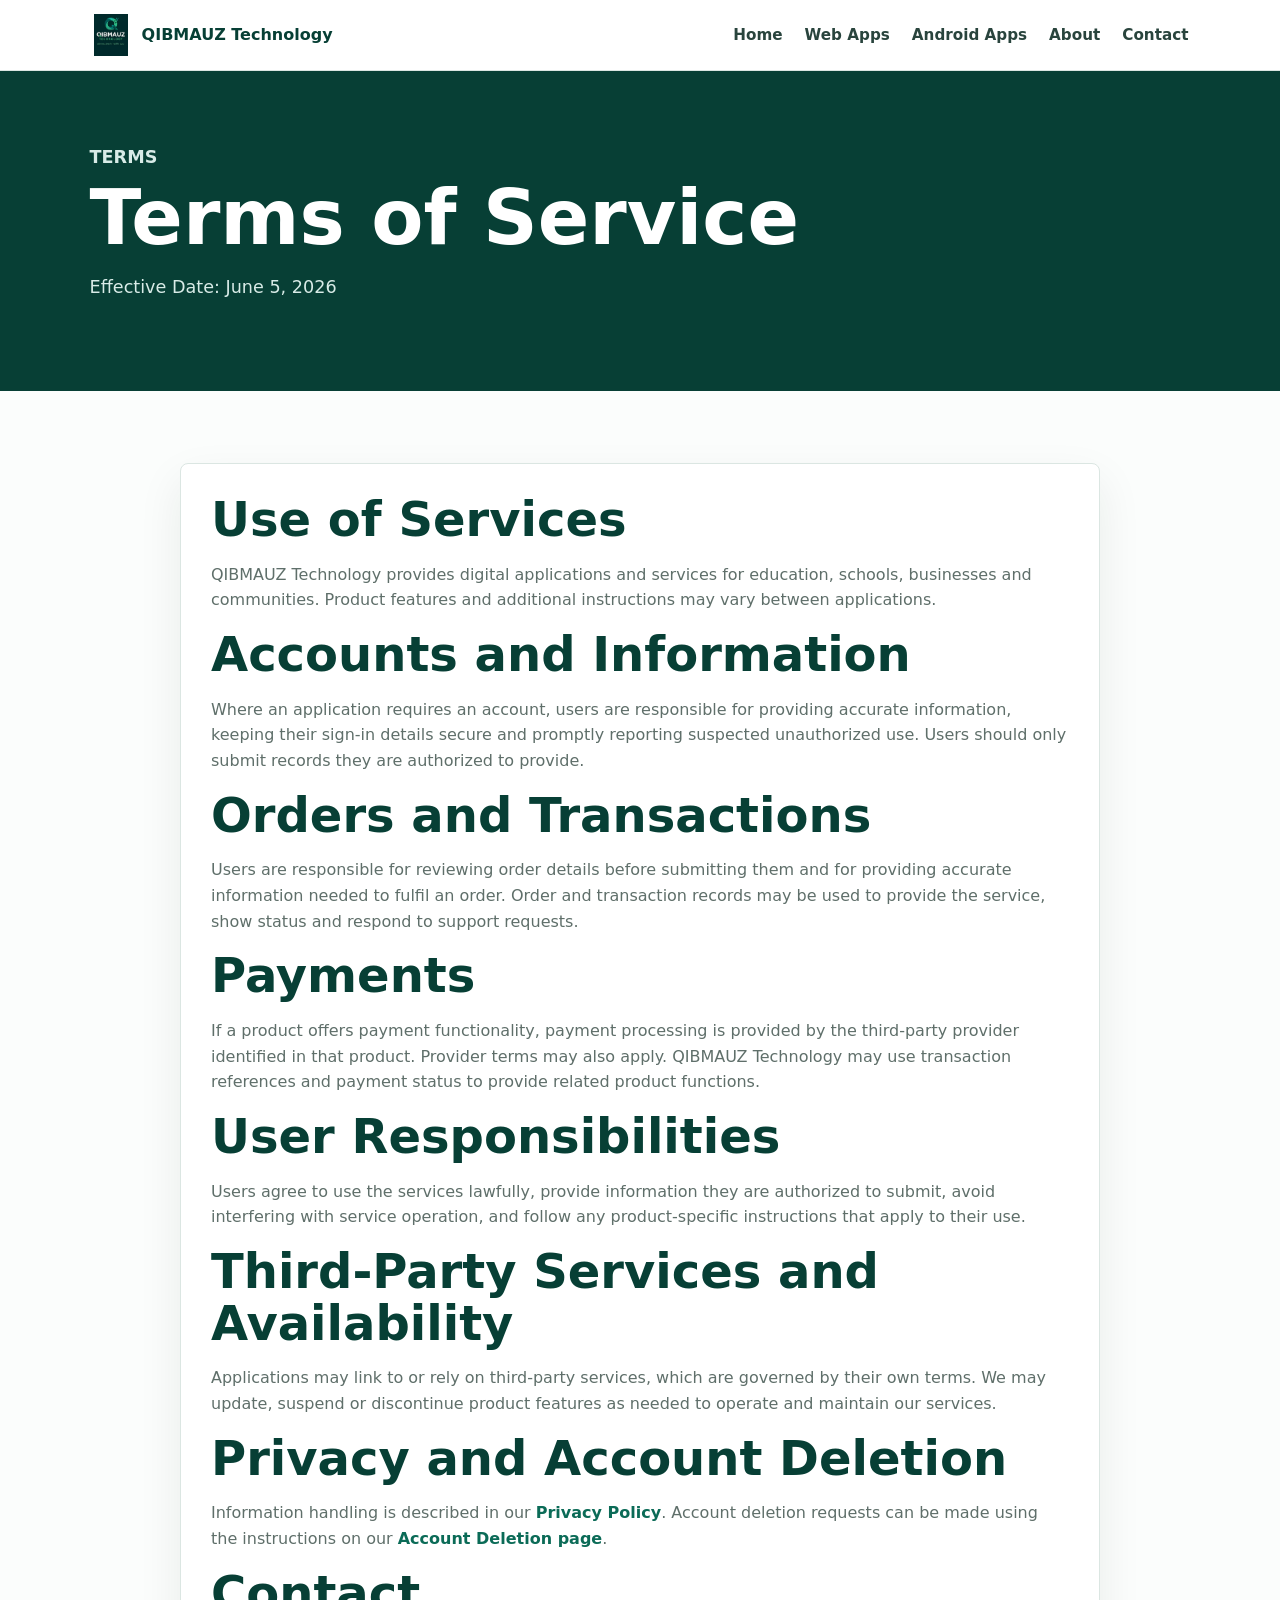
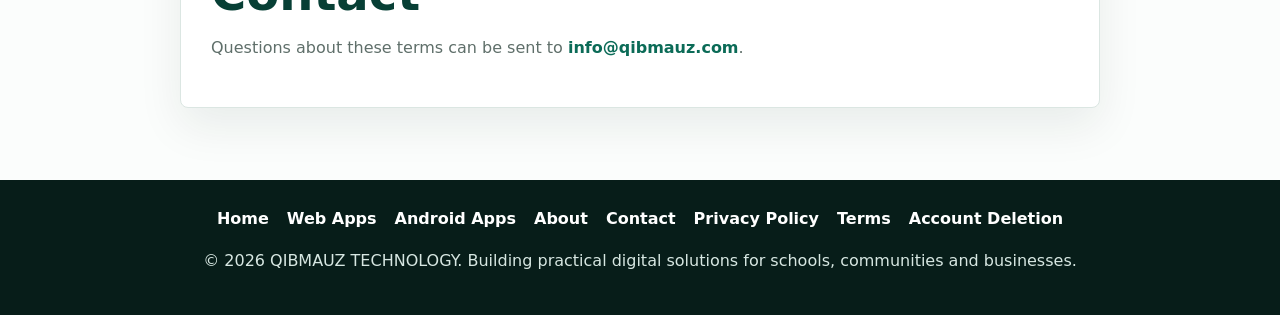
<file: terms-of-service/index.html>
<!DOCTYPE html>
<html lang="en">

<head>
  <meta charset="UTF-8" />
  <meta name="viewport" content="width=device-width, initial-scale=1.0" />
  <title>Terms of Service | QIBMAUZ Technology</title>
  <meta name="description" content="Terms of Service for QIBMAUZ Technology products and services." />
  <link rel="canonical" href="https://www.qibmauz.com/terms-of-service/" />
  <link rel="stylesheet" href="../style.css" />
  <!-- Google tag (gtag.js) -->
  <script async src="https://www.googletagmanager.com/gtag/js?id=G-C06ET6P7PN"></script>
  <script>
    window.dataLayer = window.dataLayer || [];
    function gtag(){dataLayer.push(arguments);}
    gtag('js', new Date());
    gtag('config', 'G-C06ET6P7PN');
  </script>
  <script defer src="/ga.js"></script>
</head>

<body>
  <nav class="navbar" aria-label="Main navigation">
    <a class="brand" href="/"><img src="../logo.png" alt="QIBMAUZ Technology logo" /><span>QIBMAUZ Technology</span></a>
    <div class="nav-links">
      <a href="/">Home</a><a href="/#web-apps">Web Apps</a><a href="/#android-apps">Android Apps</a><a href="/#about">About</a><a href="/#contact">Contact</a>
    </div>
  </nav>

  <main>
    <header class="page-hero">
      <p class="eyebrow">Terms</p>
      <h1>Terms of Service</h1>
      <p>Effective Date: June 5, 2026</p>
    </header>

    <section class="section">
      <div class="content-panel">
        <h2>Use of Services</h2>
        <p>QIBMAUZ Technology provides digital applications and services for education, schools, businesses and communities. Product features and additional instructions may vary between applications.</p>

        <h2>Accounts and Information</h2>
        <p>Where an application requires an account, users are responsible for providing accurate information, keeping their sign-in details secure and promptly reporting suspected unauthorized use. Users should only submit records they are authorized to provide.</p>

        <h2>Orders and Transactions</h2>
        <p>Users are responsible for reviewing order details before submitting them and for providing accurate information needed to fulfil an order. Order and transaction records may be used to provide the service, show status and respond to support requests.</p>

        <h2>Payments</h2>
        <p>If a product offers payment functionality, payment processing is provided by the third-party provider identified in that product. Provider terms may also apply. QIBMAUZ Technology may use transaction references and payment status to provide related product functions.</p>

        <h2>User Responsibilities</h2>
        <p>Users agree to use the services lawfully, provide information they are authorized to submit, avoid interfering with service operation, and follow any product-specific instructions that apply to their use.</p>

        <h2>Third-Party Services and Availability</h2>
        <p>Applications may link to or rely on third-party services, which are governed by their own terms. We may update, suspend or discontinue product features as needed to operate and maintain our services.</p>

        <h2>Privacy and Account Deletion</h2>
        <p>Information handling is described in our <a href="/privacy-policy/">Privacy Policy</a>. Account deletion requests can be made using the instructions on our <a href="/delete-account.html">Account Deletion page</a>.</p>

        <h2>Contact</h2>
        <p>Questions about these terms can be sent to <a href="mailto:info@qibmauz.com">info@qibmauz.com</a>.</p>
      </div>
    </section>
  </main>

  <footer>
    <div class="footer-links">
      <a href="/">Home</a><a href="/#web-apps">Web Apps</a><a href="/#android-apps">Android Apps</a><a href="/#about">About</a><a href="/#contact">Contact</a><a href="/privacy-policy/">Privacy Policy</a><a href="/terms-of-service/">Terms</a><a href="/delete-account.html">Account Deletion</a>
    </div>
    <p>© 2026 QIBMAUZ TECHNOLOGY. Building practical digital solutions for schools, communities and businesses.</p>
  </footer>
</body>

</html>
</file>
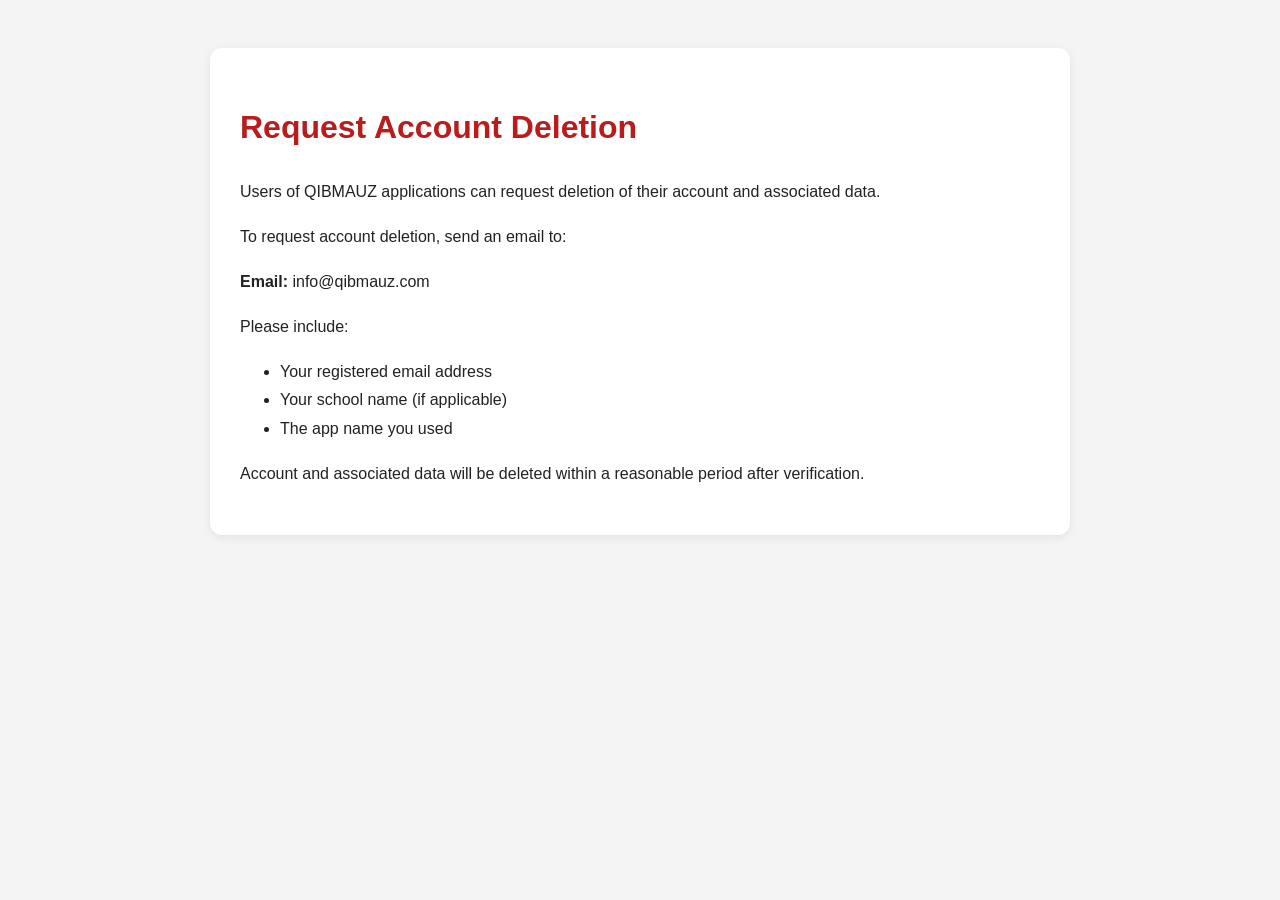
<file: delete-account.html>
<!DOCTYPE html>
<html lang="en">

<head>
    <meta charset="UTF-8">
    <meta name="viewport" content="width=device-width, initial-scale=1.0">
    <title>Delete Account – QIBMAUZ Technology</title>
    <link rel="canonical" href="https://www.qibmauz.com/delete-account.html" />
    <!-- Google tag (gtag.js) -->
    <script async src="https://www.googletagmanager.com/gtag/js?id=G-C06ET6P7PN"></script>
    <script>
        window.dataLayer = window.dataLayer || [];
        function gtag(){dataLayer.push(arguments);}
        gtag('js', new Date());
        gtag('config', 'G-C06ET6P7PN');
    </script>
    <script defer src="/ga.js"></script>

    <style>
        body {
            font-family: Arial, sans-serif;
            background: #f4f4f4;
            padding: 40px;
            color: #222;
        }

        .container {
            max-width: 800px;
            margin: auto;
            background: white;
            padding: 30px;
            border-radius: 12px;
            line-height: 1.8;
            box-shadow: 0 2px 10px rgba(0, 0, 0, 0.08);
        }

        h1 {
            color: #b91c1c;
        }
    </style>
</head>

<body>

    <div class="container">

        <h1>Request Account Deletion</h1>

        <p>
            Users of QIBMAUZ applications can request deletion of their account and associated data.
        </p>

        <p>
            To request account deletion, send an email to:
        </p>

        <p>
            <strong>Email:</strong> info@qibmauz.com
        </p>

        <p>
            Please include:
        </p>

        <ul>
            <li>Your registered email address</li>
            <li>Your school name (if applicable)</li>
            <li>The app name you used</li>
        </ul>

        <p>
            Account and associated data will be deleted within a reasonable period after verification.
        </p>

    </div>

</body>

</html>
</file>
<file: style.css>
:root {
  color-scheme: light;
  --ink: #10231f;
  --muted: #5f6f6a;
  --line: #dbe6e2;
  --paper: #ffffff;
  --soft: #f4f8f6;
  --brand: #0b6b57;
  --brand-dark: #073f35;
  --accent: #d79b22;
  --accent-soft: #fff3d6;
  --blue-soft: #eaf3ff;
  --blue: #1c5d99;
  --shadow: 0 18px 45px rgba(15, 35, 31, 0.08);
}

* {
  box-sizing: border-box;
}

html {
  scroll-behavior: smooth;
  scroll-padding-top: 92px;
}

body {
  margin: 0;
  font-family: Inter, ui-sans-serif, system-ui, -apple-system, BlinkMacSystemFont, "Segoe UI", sans-serif;
  background: #fbfdfc;
  color: var(--ink);
  line-height: 1.6;
}

a {
  color: inherit;
  text-decoration: none;
}

a:focus-visible,
button:focus-visible,
input:focus-visible + .nav-menu-button {
  outline: 3px solid var(--accent);
  outline-offset: 4px;
}

.navbar {
  position: sticky;
  top: 0;
  z-index: 20;
  display: flex;
  align-items: center;
  justify-content: space-between;
  gap: 24px;
  padding: 14px 7%;
  background: rgba(255, 255, 255, 0.96);
  border-bottom: 1px solid var(--line);
  backdrop-filter: blur(16px);
}

.brand {
  display: inline-flex;
  align-items: center;
  gap: 10px;
  font-weight: 900;
  color: var(--brand-dark);
}

.brand img {
  width: 42px;
  height: 42px;
  object-fit: contain;
}

.nav-toggle {
  position: absolute;
  width: 1px;
  height: 1px;
  overflow: hidden;
  clip: rect(0 0 0 0);
}

.nav-menu-button {
  display: none;
  width: 44px;
  height: 44px;
  place-items: center;
  gap: 4px;
  padding: 10px;
  border: 1px solid var(--line);
  border-radius: 8px;
  background: #ffffff;
  cursor: pointer;
}

.nav-menu-button span {
  display: block;
  width: 22px;
  height: 2px;
  background: var(--brand-dark);
}

.nav-links {
  display: flex;
  flex-wrap: wrap;
  justify-content: flex-end;
  gap: 8px 18px;
  font-size: 0.95rem;
  font-weight: 800;
  color: #29443d;
}

.nav-links a {
  border-radius: 6px;
  padding: 6px 2px;
}

.hero {
  display: grid;
  grid-template-columns: minmax(0, 1.15fr) minmax(280px, 0.85fr);
  gap: 40px;
  align-items: center;
  min-height: calc(100vh - 72px);
  padding: 88px 7% 64px;
  background:
    linear-gradient(135deg, rgba(7, 63, 53, 0.97), rgba(12, 82, 72, 0.92)),
    radial-gradient(circle at 88% 12%, rgba(215, 155, 34, 0.35), transparent 34%);
  color: #ffffff;
}

.hero-content {
  max-width: 820px;
}

.eyebrow {
  margin: 0 0 10px;
  color: var(--accent);
  font-size: 0.78rem;
  font-weight: 900;
  letter-spacing: 0;
  text-transform: uppercase;
}

.hero h1,
.page-hero h1 {
  margin: 0;
  font-size: clamp(2.8rem, 7vw, 5.8rem);
  line-height: 0.98;
  letter-spacing: 0;
}

.hero-subtitle {
  max-width: 760px;
  margin: 22px 0 12px;
  color: #ffe2a1;
  font-size: clamp(1.25rem, 3vw, 2rem);
  font-weight: 850;
  line-height: 1.2;
}

.hero-copy,
.page-hero p {
  max-width: 720px;
  color: #d8ebe7;
  font-size: 1.1rem;
}

.button-row {
  display: flex;
  flex-wrap: wrap;
  gap: 14px;
  margin-top: 28px;
}

.button-row.center {
  justify-content: center;
}

.button {
  display: inline-flex;
  min-height: 46px;
  align-items: center;
  justify-content: center;
  border: 1px solid transparent;
  border-radius: 8px;
  padding: 12px 18px;
  font: inherit;
  font-weight: 850;
  cursor: pointer;
}

.button.primary,
.button.light {
  background: var(--accent);
  color: #1f1706;
}

.button.secondary {
  background: rgba(255, 255, 255, 0.1);
  color: #ffffff;
  border-color: rgba(255, 255, 255, 0.32);
}

.button.outline-light {
  color: #ffffff;
  border-color: rgba(255, 255, 255, 0.45);
}

.button.text-button {
  align-self: flex-start;
  min-height: 42px;
  margin-top: auto;
  padding: 10px 14px;
  background: #eef8f5;
  color: var(--brand-dark);
  border-color: #cfe4dd;
}

.button:disabled {
  background: #edf1ef;
  color: #667771;
  border-color: #d7e1de;
  cursor: not-allowed;
}

.hero-panel {
  display: grid;
  gap: 14px;
  padding: 20px;
  border: 1px solid rgba(255, 255, 255, 0.18);
  border-radius: 8px;
  background: rgba(255, 255, 255, 0.1);
  box-shadow: 0 22px 70px rgba(0, 0, 0, 0.16);
}

.hero-panel div {
  padding: 18px;
  border-radius: 8px;
  background: rgba(255, 255, 255, 0.12);
}

.metric {
  display: block;
  color: #ffe2a1;
  font-size: 0.82rem;
  font-weight: 900;
  text-transform: uppercase;
}

.section {
  padding: 72px 7%;
}

.section-heading {
  max-width: 820px;
  margin: 0 auto 34px;
  text-align: center;
}

.section-heading h2,
.content-panel h2,
.disclosure h2,
.cta-section h2 {
  margin: 0;
  color: var(--brand-dark);
  font-size: clamp(2rem, 4vw, 3rem);
  line-height: 1.08;
  letter-spacing: 0;
}

.section-heading p {
  color: var(--muted);
}

.muted {
  background: var(--soft);
}

.grid,
.steps,
.contact-grid {
  display: grid;
  grid-template-columns: repeat(auto-fit, minmax(250px, 1fr));
  gap: 18px;
}

.app-grid {
  align-items: stretch;
}

.category-block {
  margin-top: 42px;
}

.category-block:nth-of-type(2) {
  margin-top: 0;
}

.category-title {
  margin: 0 0 18px;
  color: var(--brand-dark);
  font-size: 1.35rem;
  font-weight: 850;
  border-bottom: 2px solid var(--line);
  padding-bottom: 8px;
}

.card-actions {
  display: flex;
  flex-wrap: wrap;
  gap: 8px;
  margin-top: auto;
}

.card-actions .button {
  margin-top: 0;
}

.card {
  min-height: 100%;
  padding: 22px;
  border: 1px solid var(--line);
  border-radius: 8px;
  background: var(--paper);
  box-shadow: var(--shadow);
}

.card h3 {
  margin: 0 0 10px;
  color: var(--brand);
  font-size: 1.12rem;
  line-height: 1.25;
}

.card p {
  margin: 0;
  color: var(--muted);
}

.app-card {
  display: flex;
  min-height: 330px;
  flex-direction: column;
  gap: 14px;
}

.android-grid .app-card {
  min-height: 280px;
}

.badge,
.product-tag {
  display: inline-flex;
  width: fit-content;
  margin: 0 0 2px;
  padding: 5px 10px;
  border-radius: 999px;
  font-size: 0.76rem;
  font-weight: 900;
  text-transform: uppercase;
}

.badge.live {
  background: #e9f8ef;
  color: #116a38;
}

.badge.soon {
  background: var(--accent-soft);
  color: #7a4d05;
}

.badge.android {
  background: var(--blue-soft);
  color: var(--blue);
}

.content-panel {
  max-width: 920px;
  margin: 0 auto;
  padding: 30px;
  border: 1px solid var(--line);
  border-radius: 8px;
  background: #ffffff;
  box-shadow: var(--shadow);
}

.content-panel p {
  color: var(--muted);
}

.content-panel a {
  color: var(--brand);
  font-weight: 850;
}

.contact-section {
  background: #ffffff;
}

.contact-card {
  display: flex;
  flex-direction: column;
  gap: 8px;
  color: var(--brand-dark);
}

.contact-card span {
  color: var(--muted);
  font-size: 0.82rem;
  font-weight: 900;
  text-transform: uppercase;
}

.contact-card strong {
  overflow-wrap: anywhere;
}

.step-card span {
  display: inline-grid;
  width: 34px;
  height: 34px;
  place-items: center;
  margin-bottom: 14px;
  border-radius: 50%;
  background: var(--accent-soft);
  color: #7a4d05;
  font-weight: 900;
}

.disclosure {
  display: grid;
  grid-template-columns: minmax(0, 0.8fr) minmax(0, 1.2fr);
  gap: 28px;
  align-items: center;
  background: #fff7ed;
  border-top: 1px solid #fed7aa;
  border-bottom: 1px solid #fed7aa;
}

.disclosure p:last-child {
  margin: 0;
  color: #5b3715;
  font-weight: 700;
}

.cta-section {
  padding: 64px 7%;
  text-align: center;
  background: var(--brand-dark);
  color: #ffffff;
}

.cta-section h2 {
  color: #ffffff;
}

footer {
  padding: 26px 7%;
  background: #071d19;
  color: #d7e7e2;
  text-align: center;
}

.page-hero {
  padding: 72px 7%;
  background: var(--brand-dark);
  color: #ffffff;
}

.page-hero h1 {
  font-size: clamp(2.5rem, 6vw, 4.75rem);
}

.faq {
  display: grid;
  gap: 14px;
  max-width: 920px;
  margin: 0 auto;
}

.faq details {
  padding: 18px 20px;
  border: 1px solid var(--line);
  border-radius: 8px;
  background: #ffffff;
}

.faq summary {
  cursor: pointer;
  color: var(--brand-dark);
  font-weight: 850;
}

.placeholder-grid {
  display: grid;
  grid-template-columns: repeat(auto-fit, minmax(260px, 1fr));
  gap: 18px;
}

.screenshot-placeholder {
  min-height: 230px;
  display: grid;
  place-items: center;
  border: 1px dashed #8fb3aa;
  border-radius: 8px;
  background: linear-gradient(135deg, #ffffff, #eef8f5);
  color: var(--brand);
  font-weight: 850;
  text-align: center;
}

.company-intro {
  padding-top: 56px;
  padding-bottom: 56px;
}

.product-card {
  display: flex;
  flex-direction: column;
  justify-content: space-between;
}

.featured-card {
  border-color: rgba(215, 155, 34, 0.45);
  background: linear-gradient(180deg, #ffffff, #fffaf0);
}

.feature-shell {
  max-width: 980px;
  margin: 0 auto;
  padding: 34px;
  border: 1px solid rgba(11, 107, 87, 0.22);
  border-radius: 8px;
  background:
    linear-gradient(135deg, rgba(244, 248, 246, 0.95), rgba(255, 250, 240, 0.9)),
    #ffffff;
  box-shadow: var(--shadow);
}

.feature-shell h2 {
  margin: 0;
  color: var(--brand-dark);
  font-size: clamp(2.3rem, 5vw, 4rem);
  line-height: 1;
}

.feature-shell p {
  max-width: 760px;
  color: var(--muted);
  font-size: 1.08rem;
}

.mission-section,
.featured-product {
  background: #ffffff;
}

.footer-links {
  display: flex;
  flex-wrap: wrap;
  justify-content: center;
  gap: 10px 18px;
  margin-bottom: 16px;
  font-weight: 850;
}

.footer-links a {
  color: #ffffff;
  border-radius: 6px;
}

@media (max-width: 820px) {
  html {
    scroll-padding-top: 78px;
  }

  .navbar {
    align-items: center;
    flex-wrap: wrap;
    padding-left: 5%;
    padding-right: 5%;
  }

  .brand span {
    max-width: 210px;
  }

  .nav-menu-button {
    display: grid;
  }

  .nav-links {
    display: none;
    width: 100%;
    flex-direction: column;
    gap: 2px;
    padding-top: 8px;
  }

  .nav-links a {
    min-height: 42px;
    padding: 9px 0;
  }

  .nav-toggle:checked ~ .nav-links {
    display: flex;
  }

  .hero,
  .disclosure {
    grid-template-columns: 1fr;
  }

  .hero {
    min-height: auto;
    padding-top: 64px;
  }

  .section,
  .page-hero,
  .cta-section {
    padding-left: 5%;
    padding-right: 5%;
  }

  .app-card,
  .android-grid .app-card {
    min-height: auto;
  }
}
</file>
